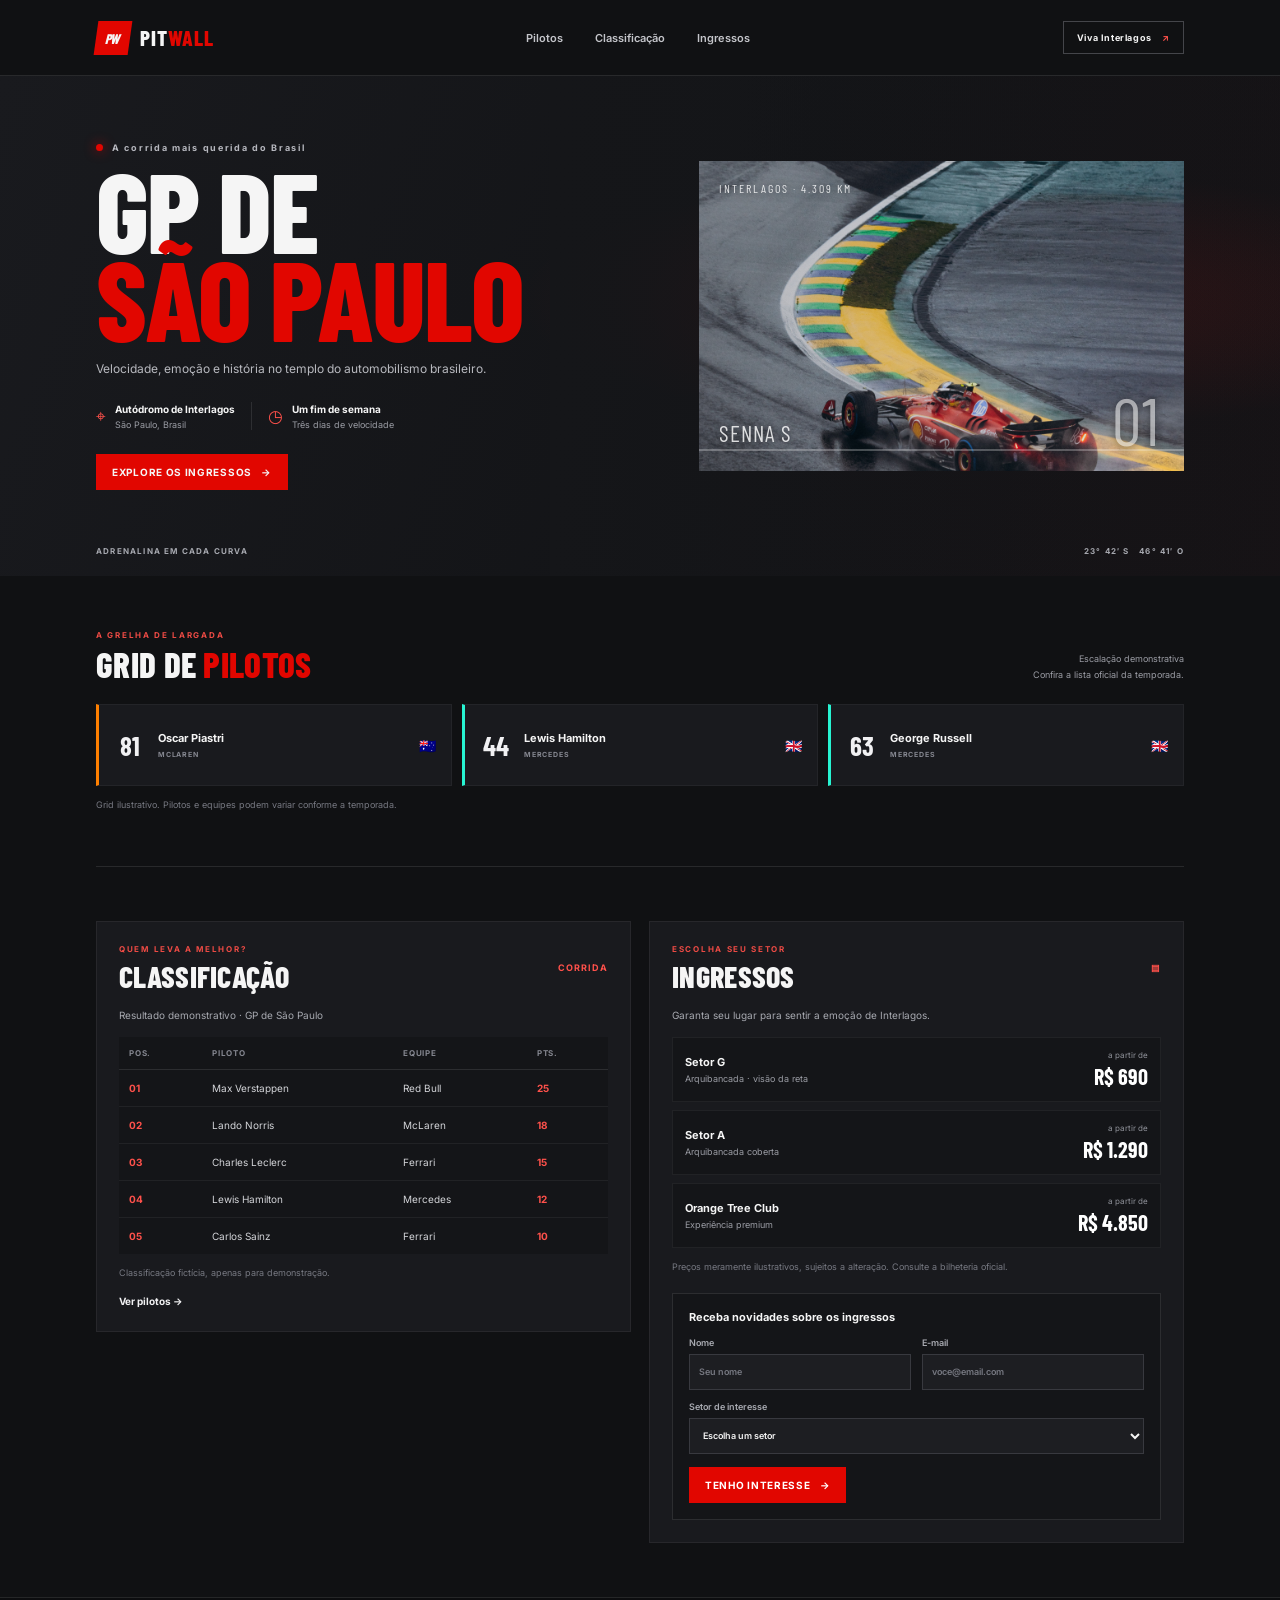
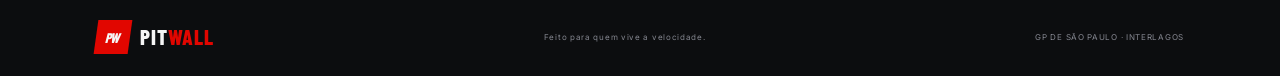
<file: pit-wall/Pit wall/index.html>
<!DOCTYPE html>
<html lang="pt-BR">
<head>
    <meta charset="UTF-8">
    <meta name="viewport" content="width=device-width, initial-scale=1.0">
    <meta name="theme-color" content="#101113">
    <meta name="description" content="Acompanhe o GP de São Paulo: pilotos, classificação e opções de ingressos para Interlagos.">
    <title>GP de São Paulo | Pit Wall</title>
    <link rel="preconnect" href="https://fonts.googleapis.com">
    <link rel="preconnect" href="https://fonts.gstatic.com" crossorigin>
    <link href="https://fonts.googleapis.com/css2?family=Barlow+Condensed:wght@500;600;700;800&family=Inter:wght@400;500;600;700&display=swap" rel="stylesheet">
    <link rel="stylesheet" href="styles.css">
</head>
<body>
    <header class="site-header">
        <a class="brand" href="#" aria-label="Pit Wall, início">
            <span class="brand-mark">PW</span>
            <span>PIT<span class="brand-accent">WALL</span></span>
        </a>
        <nav class="main-nav" aria-label="Navegação principal">
            <a href="#grid">Pilotos</a>
            <a href="#classificacao">Classificação</a>
            <a href="#ingressos">Ingressos</a>
        </nav>
        <a class="header-cta" href="#ingressos">Viva Interlagos <span aria-hidden="true">↗</span></a>
    </header>

    <main>
        <section class="hero" aria-labelledby="page-title">
            <div class="hero-content">
                <p class="eyebrow"><span class="live-dot"></span> A corrida mais querida do Brasil</p>
                <h1 id="page-title">GP DE<br><span>SÃO PAULO</span></h1>
                <p class="hero-description">Velocidade, emoção e história no templo do automobilismo brasileiro.</p>
                <div class="event-details">
                    <div class="detail-item">
                        <span class="detail-icon" aria-hidden="true">⌖</span>
                        <span><strong>Autódromo de Interlagos</strong><small>São Paulo, Brasil</small></span>
                    </div>
                    <div class="detail-divider"></div>
                    <div class="detail-item">
                        <span class="detail-icon" aria-hidden="true">◷</span>
                        <span><strong>Um fim de semana</strong><small>Três dias de velocidade</small></span>
                    </div>
                </div>
                <span class="button button-primary">Explore os ingressos <span aria-hidden="true">→</span></span>
            </div>
            <div class="hero-art" aria-hidden="true">
                <div class="track-line"></div>
                <div class="track-label">INTERLAGOS · 4.309 KM</div>
                <div class="hero-number">01</div>
                <div class="hero-caption">SENNA S</div>
            </div>
            <div class="hero-bottom">
                <span>ADRENALINA EM CADA CURVA</span>
                <span>23° 42′  S&nbsp;&nbsp; 46° 41′  O</span>
            </div>
        </section>

        <section class="section drivers-section" id="grid" aria-labelledby="grid-title">
            <div class="section-heading">
                <div>
                    <p class="eyebrow">A GRELHA DE LARGADA</p>
                    <h2 id="grid-title">GRID DE <span>PILOTOS</span></h2>
                </div>
                <p class="section-note">Escalação demonstrativa<br>Confira a lista oficial da temporada.</p>
            </div>
            <div class="drivers-grid">
                <article class="driver-card team-mclaren"><span class="driver-number">81</span><div><h3>Oscar Piastri</h3><p>MCLAREN</p></div><span class="driver-country">🇦🇺</span></article>
                <article class="driver-card team-mercedes"><span class="driver-number">44</span><div><h3>Lewis Hamilton</h3><p>MERCEDES</p></div><span class="driver-country">🇬🇧</span></article>
                <article class="driver-card team-mercedes"><span class="driver-number">63</span><div><h3>George Russell</h3><p>MERCEDES</p></div><span class="driver-country">🇬🇧</span></article>
            </div>
            <p class="disclaimer">Grid ilustrativo. Pilotos e equipes podem variar conforme a temporada.</p>
        </section>

        <section class="section lower-sections">
            <div class="classification panel" id="classificacao">
                <div class="section-heading compact-heading">
                    <div><p class="eyebrow">QUEM LEVA A MELHOR?</p><h2 id="classification-title">CLASSIFICAÇÃO</h2></div>
                    <span class="season-tag">CORRIDA</span>
                </div>
                <p class="classification-intro">Resultado demonstrativo · GP de São Paulo</p>
                <div class="table-wrap">
                    <table class="results-table">
                        <thead>
                            <tr><th scope="col">POS.</th><th scope="col">PILOTO</th><th scope="col">EQUIPE</th><th scope="col">PTS.</th></tr>
                        </thead>
                        <tbody>
                            <tr><td>01</td><td>Max Verstappen</td><td>Red Bull</td><td>25</td></tr>
                            <tr><td>02</td><td>Lando Norris</td><td>McLaren</td><td>18</td></tr>
                            <tr><td>03</td><td>Charles Leclerc</td><td>Ferrari</td><td>15</td></tr>
                            <tr><td>04</td><td>Lewis Hamilton</td><td>Mercedes</td><td>12</td></tr>
                            <tr><td>05</td><td>Carlos Sainz</td><td>Ferrari</td><td>10</td></tr>
                        </tbody>
                    </table>
                </div>
                <p class="disclaimer">Classificação fictícia, apenas para demonstração.</p>
                <a class="text-link" href="#grid">Ver pilotos <span aria-hidden="true">→</span></a>
            </div>

            <div class="tickets panel" id="ingressos">
                <div class="section-heading compact-heading">
                    <div><p class="eyebrow">ESCOLHA SEU SETOR</p><h2>INGRESSOS</h2></div>
                    <span class="ticket-icon" aria-hidden="true">▤</span>
                </div>
                <p class="ticket-intro">Garanta seu lugar para sentir a emoção de Interlagos.</p>
                <div class="ticket-list">
                    <article class="ticket-option">
                        <div><h3>Setor G</h3><p>Arquibancada · visão da reta</p></div>
                        <div class="ticket-price"><small>a partir de</small><strong>R$ 690</strong></div>
                    </article>
                    <article class="ticket-option">
                        <div><h3>Setor A</h3><p>Arquibancada coberta</p></div>
                        <div class="ticket-price"><small>a partir de</small><strong>R$ 1.290</strong></div>
                    </article>
                    <article class="ticket-option">
                        <div><h3>Orange Tree Club</h3><p>Experiência premium</p></div>
                        <div class="ticket-price"><small>a partir de</small><strong>R$ 4.850</strong></div>
                    </article>
                </div>
                <p class="disclaimer">Preços meramente ilustrativos, sujeitos a alteração. Consulte a bilheteria oficial.</p>
                <form class="ticket-form">
                    <p class="form-title">Receba novidades sobre os ingressos</p>
                    <div class="form-grid">
                        <label class="form-field">Nome
                            <input type="text" name="nome" placeholder="Seu nome">
                        </label>
                        <label class="form-field">E-mail
                            <input type="email" name="email" placeholder="voce@email.com">
                        </label>
                        <label class="form-field form-field-wide">Setor de interesse
                            <select name="setor">
                                <option value="">Escolha um setor</option>
                                <option>Setor G</option>
                                <option>Setor A</option>
                                <option>Orange Tree Club</option>
                            </select>
                        </label>
                    </div>
                    <button class="button button-primary ticket-button" type="button">Tenho interesse <span aria-hidden="true">→</span></button>
                </form>
            </div>
        </section>
    </main>

    <footer class="site-footer">
        <a class="brand" href="#" aria-label="Pit Wall, início"><span class="brand-mark">PW</span><span>PIT<span class="brand-accent">WALL</span></span></a>
        <p>Feito para quem vive a velocidade.</p>
        <span>GP DE SÃO PAULO · INTERLAGOS</span>
    </footer>
</body>
</html>
</file>
<file: pit-wall/Pit wall/styles.css>
:root {
    color-scheme: dark;
    --background: #101113;
    --surface: #191a1e;
    --surface-light: #222328;
    --text: #f5f5f5;
    --muted: #9b9da5;
    --red: #e10600;
    --line: rgba(255, 255, 255, 0.1);
    --display-font: "Barlow Condensed", Impact, sans-serif;
    --body-font: "Inter", "Segoe UI", sans-serif;
}

* {
    box-sizing: border-box;
}

html {
    scroll-behavior: smooth;
    scroll-padding-top: 24px;
}

body {
    margin: 0;
    background: var(--background);
    color: var(--text);
    font-family: var(--body-font);
    -webkit-font-smoothing: antialiased;
}

a {
    color: inherit;
    text-decoration: none;
}

h1,
h2,
h3,
p {
    margin-top: 0;
}

.site-header {
    position: relative;
    z-index: 2;
    display: flex;
    min-height: 76px;
    align-items: center;
    justify-content: space-between;
    gap: 24px;
    padding: 14px max(7.5%, calc((100% - 1120px) / 2));
    background: #101113;
    border-bottom: 1px solid var(--line);
}

.brand {
    display: inline-flex;
    flex-shrink: 0;
    align-items: center;
    gap: 10px;
    font-family: var(--display-font);
    font-size: 21px;
    font-weight: 800;
    letter-spacing: 1px;
}

.brand-mark {
    display: grid;
    width: 34px;
    height: 34px;
    place-items: center;
    background: var(--red);
    font-size: 14px;
    font-style: italic;
    letter-spacing: -1px;
    transform: skew(-8deg);
}

.brand-accent {
    color: var(--red);
}

.main-nav {
    display: flex;
    align-items: center;
    gap: 32px;
    color: #c4c5ca;
    font-size: 11px;
    font-weight: 600;
}

.main-nav a,
.text-link {
    transition: color 160ms ease;
}

.main-nav a:hover,
.text-link:hover {
    color: #ff514b;
}

.header-cta {
    padding: 10px 13px;
    border: 1px solid #44454a;
    font-size: 9px;
    font-weight: 700;
    letter-spacing: 0.6px;
    white-space: nowrap;
}

.header-cta span {
    margin-left: 8px;
    color: #ff514b;
}

.hero {
    position: relative;
    display: flex;
    min-height: 500px;
    align-items: center;
    gap: 34px;
    overflow: hidden;
    padding: 58px max(7.5%, calc((100% - 1120px) / 2)) 78px;
    background:
        radial-gradient(ellipse at 78% 45%, rgba(181, 23, 18, 0.2), transparent 34%),
        linear-gradient(110deg, #191a1e 0%, #131417 57%, #171316 100%);
}

.hero::before {
    position: absolute;
    inset: 0 0 0 43%;
    background: linear-gradient(90deg, #151619 0%, rgba(21, 22, 25, 0.32) 35%, rgba(16, 17, 19, 0.12));
    content: "";
    pointer-events: none;
}

.hero-content {
    position: relative;
    z-index: 1;
    flex: 0 1 54%;
    max-width: 590px;
}

.eyebrow {
    margin: 0 0 12px;
    color: #b7b8bf;
    font-size: 9px;
    font-weight: 700;
    letter-spacing: 1.7px;
}

.hero .eyebrow {
    display: flex;
    align-items: center;
    gap: 9px;
}

.live-dot {
    width: 7px;
    height: 7px;
    flex: 0 0 auto;
    border-radius: 50%;
    background: var(--red);
    box-shadow: 0 0 12px rgba(225, 6, 0, 0.8);
}

h1 {
    margin-bottom: 17px;
    font-family: var(--display-font);
    font-size: clamp(68px, 9vw, 112px);
    font-weight: 800;
    letter-spacing: -2px;
    line-height: 0.79;
}

h1 span,
h2 span {
    color: var(--red);
}

.hero-description {
    max-width: 420px;
    margin-bottom: 23px;
    color: #b8b9bf;
    font-size: 12px;
    line-height: 1.7;
}

.event-details {
    display: flex;
    flex-wrap: wrap;
    align-items: center;
    gap: 16px;
    margin-bottom: 24px;
}

.detail-item {
    display: flex;
    align-items: center;
    gap: 9px;
    font-size: 10px;
}

.detail-icon {
    color: #ff514b;
    font-size: 17px;
}

.detail-item strong,
.detail-item small {
    display: block;
}

.detail-item strong {
    font-size: 10px;
}

.detail-item small {
    margin-top: 4px;
    color: var(--muted);
    font-size: 9px;
}

.detail-divider {
    width: 1px;
    height: 28px;
    background: var(--line);
}

.button {
    display: inline-flex;
    align-items: center;
    gap: 9px;
    padding: 12px 16px;
    font-size: 10px;
    font-weight: 700;
    letter-spacing: 0.7px;
    text-transform: uppercase;
}

.button-primary {
    background: var(--red);
    transition: background 160ms ease, transform 160ms ease;
}

.button-primary:hover {
    background: #ff241d;
    transform: translateY(-1px);
}

.hero-art {
    position: relative;
    z-index: 0;
    flex: 1 1 46%;
    min-width: 0;
    min-height: 310px;
    overflow: hidden;
    background:
        linear-gradient(90deg, rgba(16, 17, 19, 0.22), rgba(16, 17, 19, 0.03)),
        url("../img/piloto.jpg") center 35% / cover no-repeat;
}

.track-line {
    position: absolute;
    right: 0;
    bottom: 20px;
    left: 0;
    height: 2px;
    background: rgba(255, 255, 255, 0.26);
}

.track-label,
.hero-number,
.hero-caption {
    position: absolute;
    color: rgba(255, 255, 255, 0.82);
    font-family: var(--display-font);
    letter-spacing: 1px;
    text-shadow: 0 1px 8px rgba(0, 0, 0, 0.55);
}

.track-label {
    top: 20px;
    left: 20px;
    font-size: 12px;
    letter-spacing: 2px;
}

.hero-number {
    right: 24px;
    bottom: 24px;
    color: rgba(255, 255, 255, 0.55);
    font-size: 66px;
    line-height: 0.8;
}

.hero-caption {
    bottom: 24px;
    left: 20px;
    font-size: 23px;
}

.hero-bottom {
    position: absolute;
    right: max(7.5%, calc((100% - 1120px) / 2));
    bottom: 20px;
    left: max(7.5%, calc((100% - 1120px) / 2));
    z-index: 1;
    display: flex;
    justify-content: space-between;
    gap: 16px;
    color: #a7a9b0;
    font-size: 8px;
    font-weight: 700;
    letter-spacing: 1.2px;
}

.section {
    width: min(1120px, 85%);
    margin: 0 auto;
    padding: 54px 0;
}

.drivers-section {
    border-bottom: 1px solid var(--line);
}

.section-heading {
    display: flex;
    align-items: end;
    justify-content: space-between;
    gap: 20px;
    margin-bottom: 22px;
}

.section-heading .eyebrow {
    margin-bottom: 7px;
    color: #ef4b45;
    font-size: 8px;
}

h2 {
    margin-bottom: 0;
    font-family: var(--display-font);
    font-size: 35px;
    font-weight: 800;
    letter-spacing: 0.3px;
    line-height: 1;
}

.section-note {
    margin-bottom: 0;
    color: var(--muted);
    font-size: 9px;
    line-height: 1.7;
    text-align: right;
}

.drivers-grid {
    display: grid;
    grid-template-columns: repeat(auto-fit, minmax(min(100%, 235px), 1fr));
    gap: 10px;
}

.driver-card {
    position: relative;
    display: flex;
    min-height: 82px;
    align-items: center;
    gap: 13px;
    overflow: hidden;
    padding: 13px 15px;
    background: var(--surface);
    border: 1px solid rgba(255, 255, 255, 0.045);
    border-left: 3px solid var(--team-color, #6692ff);
    transition: background 160ms ease, border-color 160ms ease;
}

.driver-card:hover {
    background: var(--surface-light);
    border-color: rgba(255, 255, 255, 0.15);
}

.team-mclaren { --team-color: #ff8000; }
.team-mercedes { --team-color: #27f4d2; }
.team-aston { --team-color: #229971; }
.team-alpine { --team-color: #ff87bc; }
.team-williams { --team-color: #64c4ff; }
.team-rb { --team-color: #6692ff; }

.driver-number {
    width: 31px;
    color: #f1f1f3;
    font-family: var(--display-font);
    font-size: 27px;
    font-weight: 700;
    text-align: center;
}

.driver-card h3 {
    margin: 0 0 5px;
    font-size: 11px;
    font-weight: 700;
}

.driver-card p {
    margin: 0;
    color: #858790;
    font-size: 7px;
    font-weight: 700;
    letter-spacing: 0.8px;
}

.driver-country {
    margin-left: auto;
    font-size: 14px;
}

.disclaimer {
    margin: 12px 0 0;
    color: #777982;
    font-size: 9px;
    line-height: 1.6;
}

.lower-sections {
    display: grid;
    grid-template-columns: minmax(0, 1fr) minmax(0, 1fr);
    align-items: start;
    gap: 18px;
}

.panel {
    min-width: 0;
    padding: 22px;
    background: var(--surface);
    border: 1px solid rgba(255, 255, 255, 0.06);
}

.compact-heading {
    align-items: center;
    margin-bottom: 16px;
}

.compact-heading h2 {
    font-size: 30px;
}

.season-tag,
.ticket-icon {
    color: #ff514b;
    font-size: 9px;
    font-weight: 700;
    letter-spacing: 1px;
}

.classification-intro,
.ticket-intro {
    margin-bottom: 14px;
    color: #a7a9b0;
    font-size: 10px;
    line-height: 1.6;
}

.table-wrap {
    overflow-x: auto;
    background: #141518;
}

.results-table {
    width: 100%;
    border-collapse: collapse;
    text-align: left;
}

.results-table th {
    padding: 11px 10px;
    color: #858790;
    border-bottom: 1px solid var(--line);
    font-size: 8px;
    letter-spacing: 0.8px;
}

.results-table td {
    padding: 12px 10px;
    color: #d3d4d8;
    border-bottom: 1px solid rgba(255, 255, 255, 0.055);
    font-size: 10px;
}

.results-table tbody tr:last-child td {
    border-bottom: 0;
}

.results-table tbody tr:hover {
    background: rgba(255, 255, 255, 0.035);
}

.results-table td:first-child,
.results-table td:last-child {
    color: #ff514b;
    font-weight: 700;
}

.text-link {
    display: inline-block;
    margin-top: 14px;
    color: #f1f1f3;
    font-size: 10px;
    font-weight: 700;
}

.ticket-list {
    display: grid;
    gap: 8px;
}

.ticket-option {
    display: flex;
    align-items: center;
    justify-content: space-between;
    gap: 12px;
    padding: 12px;
    background: #141518;
    border: 1px solid rgba(255, 255, 255, 0.055);
}

.ticket-option h3 {
    margin: 0 0 4px;
    font-size: 11px;
}

.ticket-option p {
    margin: 0;
    color: var(--muted);
    font-size: 9px;
}

.ticket-price {
    flex-shrink: 0;
    text-align: right;
}

.ticket-price small,
.ticket-price strong {
    display: block;
}

.ticket-price small {
    color: #92949c;
    font-size: 8px;
}

.ticket-price strong {
    margin-top: 3px;
    color: #fff;
    font-family: var(--display-font);
    font-size: 22px;
}

.ticket-form {
    margin-top: 18px;
    padding: 16px;
    background: #141518;
    border: 1px solid var(--line);
}

.form-title {
    margin-bottom: 13px;
    font-size: 11px;
    font-weight: 700;
}

.form-grid {
    display: grid;
    grid-template-columns: repeat(2, minmax(0, 1fr));
    gap: 11px;
}

.form-field {
    display: grid;
    gap: 6px;
    color: #a9abb2;
    font-size: 9px;
    font-weight: 600;
}

.form-field-wide {
    grid-column: 1 / -1;
}

.form-field input,
.form-field select {
    width: 100%;
    min-height: 36px;
    padding: 0 9px;
    color: var(--text);
    background: #1d1e22;
    border: 1px solid #38393f;
    border-radius: 0;
    font: inherit;
}

.form-field input::placeholder {
    color: #777982;
}

.ticket-button {
    margin-top: 13px;
    border: 0;
    cursor: pointer;
    font-family: inherit;
}

.site-footer {
    display: flex;
    align-items: center;
    justify-content: space-between;
    gap: 20px;
    padding: 22px max(7.5%, calc((100% - 1120px) / 2));
    background: #0c0d0f;
    border-top: 1px solid var(--line);
}

.site-footer p,
.site-footer > span {
    margin: 0;
    color: #858790;
    font-size: 8px;
    letter-spacing: 0.7px;
}

@media (max-width: 760px) {
    .site-header {
        flex-wrap: wrap;
        gap: 14px;
        padding: 14px 6%;
    }

    .main-nav {
        order: 3;
        width: 100%;
        justify-content: space-between;
        gap: 12px;
    }

    .hero {
        min-height: 0;
        flex-direction: column;
        align-items: stretch;
        gap: 24px;
        padding: 50px 7% 66px;
    }

    .hero-content {
        flex-basis: auto;
        max-width: 100%;
    }

    .hero-art {
        flex-basis: auto;
        min-height: 260px;
    }

    .hero::before {
        inset: 35% 0 0;
        background: linear-gradient(180deg, #151619 0%, rgba(21, 22, 25, 0.08) 45%, rgba(16, 17, 19, 0.08));
    }

    .hero-bottom {
        right: 7%;
        left: 7%;
        font-size: 7px;
    }

    .section {
        width: 86%;
        padding: 42px 0;
    }

    .lower-sections {
        grid-template-columns: 1fr;
    }

    .site-footer {
        flex-wrap: wrap;
        padding: 20px 7%;
    }
}

@media (max-width: 480px) {
    h1 {
        font-size: clamp(58px, 17vw, 80px);
    }

    .header-cta {
        padding: 8px;
        font-size: 8px;
    }

    .event-details {
        align-items: flex-start;
        gap: 12px;
    }

    .detail-divider {
        display: none;
    }

    .section-heading {
        align-items: flex-start;
        flex-direction: column;
    }

    .section-note {
        text-align: left;
    }

    .panel {
        padding: 16px;
    }

    .compact-heading {
        flex-direction: row;
        align-items: center;
    }

    .form-grid {
        grid-template-columns: 1fr;
    }

    .form-field-wide {
        grid-column: auto;
    }

    .site-footer > span {
        width: 100%;
    }
}
</file>
